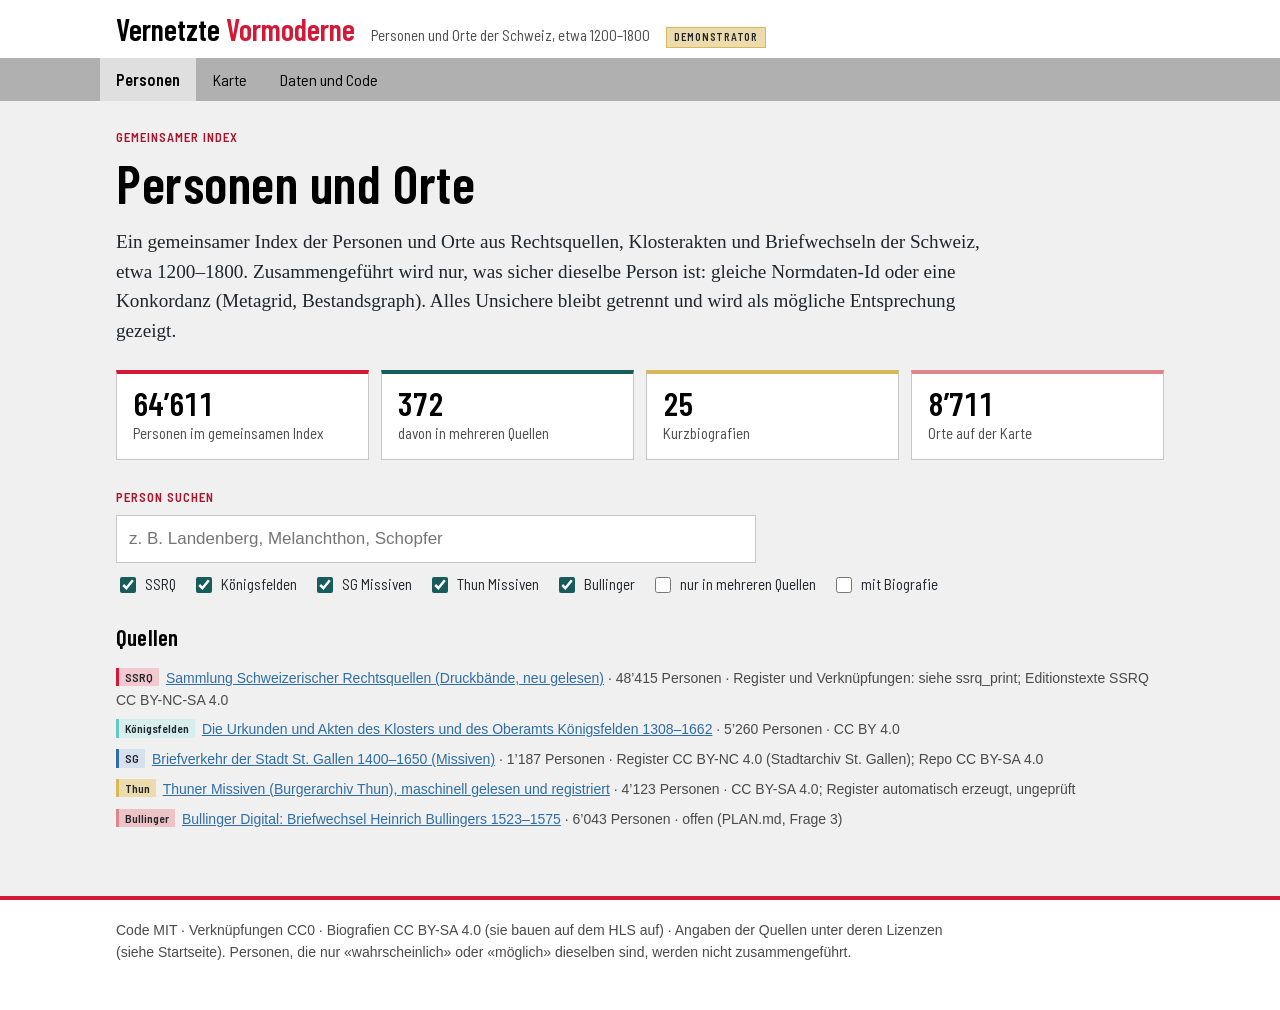
<file: site/index.html>
<!doctype html><html lang="de"><head><meta charset="utf-8"><meta name="viewport" content="width=device-width, initial-scale=1">
<link rel="stylesheet" href="style.css"><title>Vernetzte Vormoderne</title></head>
<body data-page="start"><header class="top">
  <div class="wrap row">
    <a class="brand" href="index.html">Vernetzte <span class="accent">Vormoderne</span></a>
    <span class="tagline">Personen und Orte der Schweiz, etwa 1200–1800</span>
    <span class="badge-alpha">Demonstrator</span>
  </div>
  <div class="band"><nav class="wrap">
    <a href="index.html" aria-current="page">Personen</a>
    <a href="karte.html">Karte</a>
    <a href="https://github.com/thodel/vernetzte-vormoderne">Daten und Code</a>
  </nav></div>
</header>
<main class="wrap">
<p class="kicker">Gemeinsamer Index</p><h1>Personen und Orte</h1>
<p class="lead">Ein gemeinsamer Index der Personen und Orte aus Rechtsquellen, Klosterakten und Briefwechseln der Schweiz, etwa 1200–1800. Zusammengeführt wird nur, was sicher dieselbe Person ist: gleiche Normdaten-Id oder eine Konkordanz (Metagrid, Bestandsgraph). Alles Unsichere bleibt getrennt und wird als mögliche Entsprechung gezeigt.</p>
<div id="tiles" class="tiles"></div>
<label for="q" class="sans">Person suchen</label>
<input id="q" type="search" placeholder="z. B. Landenberg, Melanchthon, Schopfer" autocomplete="off">
<div id="filters" class="filters"></div>
<p id="count" class="small"></p>
<ul id="results" class="results"></ul>
<h3>Quellen</h3><ul id="sources" class="small"></ul>
</main><footer class="foot"><div class="wrap"><p>Code MIT · Verknüpfungen CC0 · Biografien CC BY-SA 4.0 (sie bauen auf dem HLS auf) · Angaben der Quellen unter deren Lizenzen (siehe Startseite). Personen, die nur «wahrscheinlich» oder «möglich» dieselben sind, werden nicht zusammengeführt.</p></div></footer>
<script src="app.js"></script></body></html>
</file>
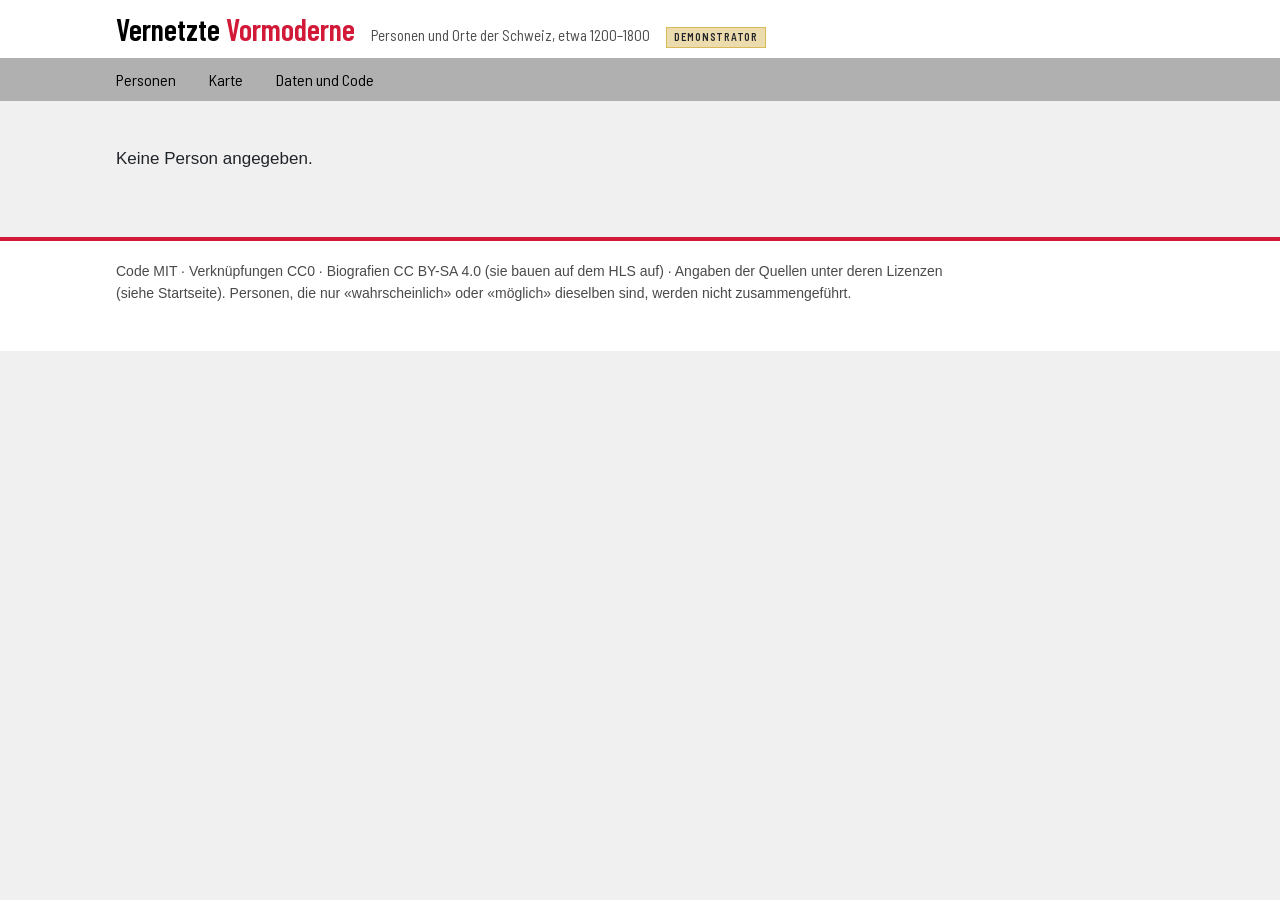
<file: site/person.html>
<!doctype html><html lang="de"><head><meta charset="utf-8"><meta name="viewport" content="width=device-width, initial-scale=1">
<link rel="stylesheet" href="style.css"><title>Person · Vernetzte Vormoderne</title></head>
<body data-page="person"><header class="top">
  <div class="wrap row">
    <a class="brand" href="index.html">Vernetzte <span class="accent">Vormoderne</span></a>
    <span class="tagline">Personen und Orte der Schweiz, etwa 1200–1800</span>
    <span class="badge-alpha">Demonstrator</span>
  </div>
  <div class="band"><nav class="wrap">
    <a href="index.html">Personen</a>
    <a href="karte.html">Karte</a>
    <a href="https://github.com/thodel/vernetzte-vormoderne">Daten und Code</a>
  </nav></div>
</header>
<main class="wrap"><div id="person"><p class="muted">Lädt …</p></div></main><footer class="foot"><div class="wrap"><p>Code MIT · Verknüpfungen CC0 · Biografien CC BY-SA 4.0 (sie bauen auf dem HLS auf) · Angaben der Quellen unter deren Lizenzen (siehe Startseite). Personen, die nur «wahrscheinlich» oder «möglich» dieselben sind, werden nicht zusammengeführt.</p></div></footer>
<script src="app.js"></script></body></html>
</file>
<file: site/style.css>
/* Farbgebung wie vernetzte-schweiz (site/assets/style.css): die infoclio.ch-Palette des Swiss History Bot,
   nur hell. Kräftige Töne tragen Balken, Punkte und Akzente, nie Grund unter Fliesstext; die -dk-Varianten
   sind Textfarben (≥ 4.5:1 auf Weiss), die -pale-Varianten Flächen für dunklen Text. Rohe Hex-Werte nur hier.
   Quellen: SSRQ = Akzentrot, Königsfelden = Türkis, SG Missiven = Blau, Thun Missiven = Gold, Bullinger = Rosé. */

@font-face { font-family: "Barlow Condensed"; font-style: normal; font-weight: 600; font-display: swap;
  src: url("assets/fonts/barlow-condensed-600-latin.woff2") format("woff2");
  unicode-range: U+0000-00FF, U+0131, U+0152-0153, U+02BB-02BC, U+02C6, U+02DA, U+02DC, U+0304, U+0308, U+0329, U+2000-206F, U+20AC, U+2122, U+2191, U+2193, U+2212, U+2215, U+FEFF, U+FFFD; }
@font-face { font-family: "Barlow Condensed"; font-style: normal; font-weight: 600; font-display: swap;
  src: url("assets/fonts/barlow-condensed-600-latin-ext.woff2") format("woff2");
  unicode-range: U+0100-02BA, U+02BD-02C5, U+02C7-02CC, U+02CE-02D7, U+02DD-02FF, U+1D00-1DBF, U+1E00-1E9F, U+1EF2-1EFF, U+2020, U+20A0-20AB, U+20AD-20C0, U+2113, U+2C60-2C7F, U+A720-A7FF; }
@font-face { font-family: "Barlow Semi Condensed"; font-style: normal; font-weight: 400; font-display: swap;
  src: url("assets/fonts/barlow-semicondensed-400-latin.woff2") format("woff2");
  unicode-range: U+0000-00FF, U+0131, U+0152-0153, U+02BB-02BC, U+02C6, U+02DA, U+02DC, U+0304, U+0308, U+0329, U+2000-206F, U+20AC, U+2122, U+2191, U+2193, U+2212, U+2215, U+FEFF, U+FFFD; }
@font-face { font-family: "Barlow Semi Condensed"; font-style: normal; font-weight: 400; font-display: swap;
  src: url("assets/fonts/barlow-semicondensed-400-latin-ext.woff2") format("woff2");
  unicode-range: U+0100-02BA, U+02BD-02C5, U+02C7-02CC, U+02CE-02D7, U+02DD-02FF, U+1D00-1DBF, U+1E00-1E9F, U+1EF2-1EFF, U+2020, U+20A0-20AB, U+20AD-20C0, U+2113, U+2C60-2C7F, U+A720-A7FF; }
@font-face { font-family: "Barlow Semi Condensed"; font-style: normal; font-weight: 600; font-display: swap;
  src: url("assets/fonts/barlow-semicondensed-600-latin.woff2") format("woff2");
  unicode-range: U+0000-00FF, U+0131, U+0152-0153, U+02BB-02BC, U+02C6, U+02DA, U+02DC, U+0304, U+0308, U+0329, U+2000-206F, U+20AC, U+2122, U+2191, U+2193, U+2212, U+2215, U+FEFF, U+FFFD; }
@font-face { font-family: "Barlow Semi Condensed"; font-style: normal; font-weight: 600; font-display: swap;
  src: url("assets/fonts/barlow-semicondensed-600-latin-ext.woff2") format("woff2");
  unicode-range: U+0100-02BA, U+02BD-02C5, U+02C7-02CC, U+02CE-02D7, U+02DD-02FF, U+1D00-1DBF, U+1E00-1E9F, U+1EF2-1EFF, U+2020, U+20A0-20AB, U+20AD-20C0, U+2113, U+2C60-2C7F, U+A720-A7FF; }

:root {
  --bg:        #f0f0f0;
  --panel:     #ffffff;
  --ink:       #212529;
  --heading:   #000000;
  --accent:    #d21938;
  --accent-dk: #a81429;
  --link:      #2f6ea5;
  --muted:     #4a4a4a;
  --border:    #c7c7c3;
  --nav-grey:  #b0b0b0;

  --cat-source:      #d7b95a;
  --cat-source-pale: #ebdbad;
  --cat-source-dk:   #7a4e14;
  --cat-ann:         #64c8c8;
  --cat-ann-pale:    #d6eeee;
  --cat-ann-dk:      #175b5b;
  --cat-pers:        #dc878c;
  --cat-pers-pale:   #eec3c5;
  --cat-pers-dk:     #9e323c;
  --link-pale:       #d5e2ee;

  /* Quellen: Punkte auf der Karte (kräftig) und Marken (blass mit Balken) */
  --ssrq: var(--accent);        --ssrq-pale: #f3c9d0;
  --kf: var(--cat-ann);         --kf-pale: var(--cat-ann-pale);
  --sg: var(--link);            --sg-pale: var(--link-pale);
  --thun: var(--cat-source);    --thun-pale: var(--cat-source-pale);
  --bullinger: var(--cat-pers); --bullinger-pale: var(--cat-pers-pale);
  --multi: var(--heading);

  --font-head:  "Barlow Condensed", "Arial Narrow", Helvetica, sans-serif;
  --font-nav:   "Barlow Semi Condensed", "Helvetica Neue", Helvetica, sans-serif;
  --font-serif: "Iowan Old Style", "Palatino", Georgia, serif;
  --font-ui:    -apple-system, BlinkMacSystemFont, "Segoe UI", Helvetica, Arial, sans-serif;
  color-scheme: light;
}

* { box-sizing: border-box; }
body { margin: 0; background: var(--bg); color: var(--ink); font: 17px/1.55 var(--font-ui); }
a { color: var(--link); }
a:hover { color: var(--accent-dk); }
.wrap { max-width: 1080px; margin: 0 auto; padding: 0 16px; }
.muted, .small { color: var(--muted); }
.small { font-size: .875rem; }
.sans { font-family: var(--font-nav); }

/* ── Kopf: weisse Zeile mit zweifarbiger Wortmarke, darunter das graue Menüband ── */
.top { background: var(--panel); }
.top .row { display: flex; flex-wrap: wrap; align-items: baseline; gap: 4px 16px; padding-top: 14px; padding-bottom: 10px; }
.brand { font: 600 1.9rem/1 var(--font-head); color: var(--heading); text-decoration: none; white-space: nowrap; }
.brand .accent { color: var(--accent); }
.tagline { font-family: var(--font-nav); color: var(--muted); font-size: .95rem; }
.badge-alpha { display: inline-block; background: var(--cat-source-pale); border: 1px solid var(--cat-source); color: var(--ink);
  font: 600 .66rem/1.4 var(--font-nav); letter-spacing: .07em; text-transform: uppercase; padding: 2px 7px; }
.band { background: var(--nav-grey); }
.band nav { display: flex; flex-wrap: wrap; }
.band a { font-family: var(--font-nav); font-size: 1.02rem; color: #000; text-decoration: none; padding: 9px 16px; }
.band a:first-child { margin-left: -16px; }
.band a:hover { color: var(--accent-dk); background: rgba(255, 255, 255, .45); }
.band a[aria-current] { background: rgba(255, 255, 255, .6); font-weight: 600; }

main.wrap { padding-top: 28px; padding-bottom: 48px; }
h1, h2, h3 { font-family: var(--font-head); font-weight: 600; color: var(--heading); letter-spacing: .01em; line-height: 1.1; }
h1 { font-size: clamp(2.2rem, 6vw, 3.4rem); margin: 0 0 14px; }
h2 { font-size: 1.9rem; margin: 0 0 8px; }
h3 { font-size: 1.45rem; margin: 28px 0 8px; }
.kicker { font: 600 .8rem/1.4 var(--font-nav); text-transform: uppercase; letter-spacing: .08em; color: var(--accent-dk); margin: 0 0 6px; }
.lead { font-family: var(--font-serif); font-size: 1.2rem; max-width: 46em; color: var(--ink); margin: 0 0 24px; }

/* ── Kennzahlen: weisse Kacheln mit Balken oben ── */
.tiles { display: grid; grid-template-columns: repeat(auto-fit, minmax(150px, 1fr)); gap: 12px; margin: 0 0 24px; }
.tile { background: var(--panel); border: 1px solid var(--border); border-top: 4px solid var(--accent); padding: 12px 16px; }
.tile:nth-child(2) { border-top-color: var(--cat-ann-dk); }
.tile:nth-child(3) { border-top-color: var(--cat-source); }
.tile:nth-child(4) { border-top-color: var(--cat-pers); }
.tile:nth-child(5) { border-top-color: var(--link); }
.tile b { display: block; font: 600 2rem/1.1 var(--font-head); color: var(--heading); font-variant-numeric: tabular-nums; }
.tile span { font-family: var(--font-nav); font-size: .95rem; color: var(--muted); }

/* ── Suche ── */
label[for=q] { font: 600 .8rem/1.4 var(--font-nav); text-transform: uppercase; letter-spacing: .08em; color: var(--accent-dk); }
input[type=search] { width: 100%; max-width: 40rem; display: block; margin: 4px 0 0; font: inherit; font-size: 17px; padding: 10px 12px;
  border: 1px solid var(--border); background: var(--panel); color: var(--ink); }
input[type=search]:focus { outline: 2px solid var(--link); outline-offset: 1px; }
.filters { display: flex; flex-wrap: wrap; gap: 6px 16px; margin: 10px 0 14px; font-family: var(--font-nav); font-size: .95rem; }
.filters label { display: inline-flex; align-items: center; gap: 6px; }
.filters input { width: 16px; height: 16px; accent-color: var(--cat-ann-dk); }
#count { font-family: var(--font-nav); }
.results { list-style: none; padding: 0; margin: 0; background: var(--panel); border: 1px solid var(--border); border-top: 4px solid var(--cat-ann-dk); }
.results:empty { display: none; }
.results li { padding: 9px 14px; border-bottom: 1px solid var(--border); }
.results li:last-child { border-bottom: 0; }
.results li > a { font-weight: 600; }
#sources { padding-left: 0; list-style: none; }
#sources li { padding: 4px 0; }

/* ── Quellenmarken: blass mit Farbbalken links, dunkler Text ── */
.chip { display: inline-block; font: 600 .74rem/1.55 var(--font-nav); padding: 0 6px; border-left: 3px solid var(--border);
  color: var(--ink); background: #eee; margin-right: 3px; vertical-align: 1px; white-space: nowrap; }
.chip.ssrq { background: var(--ssrq-pale); border-left-color: var(--ssrq); }
.chip.kf { background: var(--kf-pale); border-left-color: var(--kf); }
.chip.sg { background: var(--sg-pale); border-left-color: var(--sg); }
.chip.thun { background: var(--thun-pale); border-left-color: var(--thun); }
.chip.bullinger { background: var(--bullinger-pale); border-left-color: var(--bullinger); }

/* ── Sicherheitsstufen wie die Verknüpfungsstufen von vernetzte-schweiz ── */
.grade { display: inline-block; font: 600 .74rem/1.5 var(--font-nav); padding: 0 7px; border-radius: 3px; white-space: nowrap; }
.grade.sicher, .grade.wahrscheinlich { background: var(--cat-ann-dk); color: #fff; }
.grade.möglich { background: var(--cat-source-pale); color: var(--ink); }
.grade.Konflikt { background: var(--cat-pers-dk); color: #fff; }

/* ── Personenseite ── */
.card { background: var(--panel); border: 1px solid var(--border); border-left: 6px solid var(--cat-pers); padding: 16px 20px; margin: 16px 0; }
.bio { font-family: var(--font-serif); font-size: 1.12rem; }
.bio .tag { font: 600 .72rem var(--font-nav); color: var(--cat-pers-dk); }
.note { border-left: 3px solid var(--cat-source); padding-left: 10px; color: var(--muted); font-size: .92rem; }
table { border-collapse: collapse; width: 100%; font-size: .95rem; background: var(--panel); }
th { font-family: var(--font-nav); font-weight: 600; font-size: .85rem; color: var(--muted); border-bottom: 2px solid var(--border); }
th, td { text-align: left; padding: 7px 8px; border-bottom: 1px solid var(--border); vertical-align: top; }

/* ── Karte ── */
#map { height: calc(100vh - 260px); min-height: 420px; border: 1px solid var(--border); background: var(--panel); }
.legend { display: flex; flex-wrap: wrap; gap: 6px 16px; margin: 0 0 10px; font: .95rem var(--font-nav); }
.legend label { display: inline-flex; align-items: center; gap: 4px; }
.legend input { accent-color: var(--cat-ann-dk); }
.dot { display: inline-block; width: 11px; height: 11px; border-radius: 50%; margin-right: 4px; vertical-align: -1px; }
#mapcount { font-family: var(--font-nav); }
/* Gruppen der Karte in Türkis statt der Leaflet-Ampel */
.leaflet-container .marker-cluster-small { background-color: rgba(214, 238, 238, .75); }
.leaflet-container .marker-cluster-small div { background-color: rgba(100, 200, 200, .85); }
.leaflet-container .marker-cluster-medium { background-color: rgba(100, 200, 200, .55); }
.leaflet-container .marker-cluster-medium div { background-color: rgba(23, 91, 91, .8); color: #fff; }
.leaflet-container .marker-cluster-large { background-color: rgba(23, 91, 91, .45); }
.leaflet-container .marker-cluster-large div { background-color: rgba(23, 91, 91, .95); color: #fff; }
.leaflet-container .marker-cluster div { font: 600 12px var(--font-nav); }
.leaflet-container { font-family: var(--font-ui); }
.leaflet-container a { color: var(--link); }

/* ── Fuss ── */
.foot { border-top: 4px solid var(--accent); background: var(--panel); }
.foot .wrap { padding-top: 20px; padding-bottom: 40px; font-size: 14px; color: var(--muted); }
.foot p { margin: 0 0 6px; max-width: 60em; }

@media (max-width: 600px) { body { font-size: 16px; } #map { height: 70vh; } .brand { font-size: 1.6rem; } }
</file>
